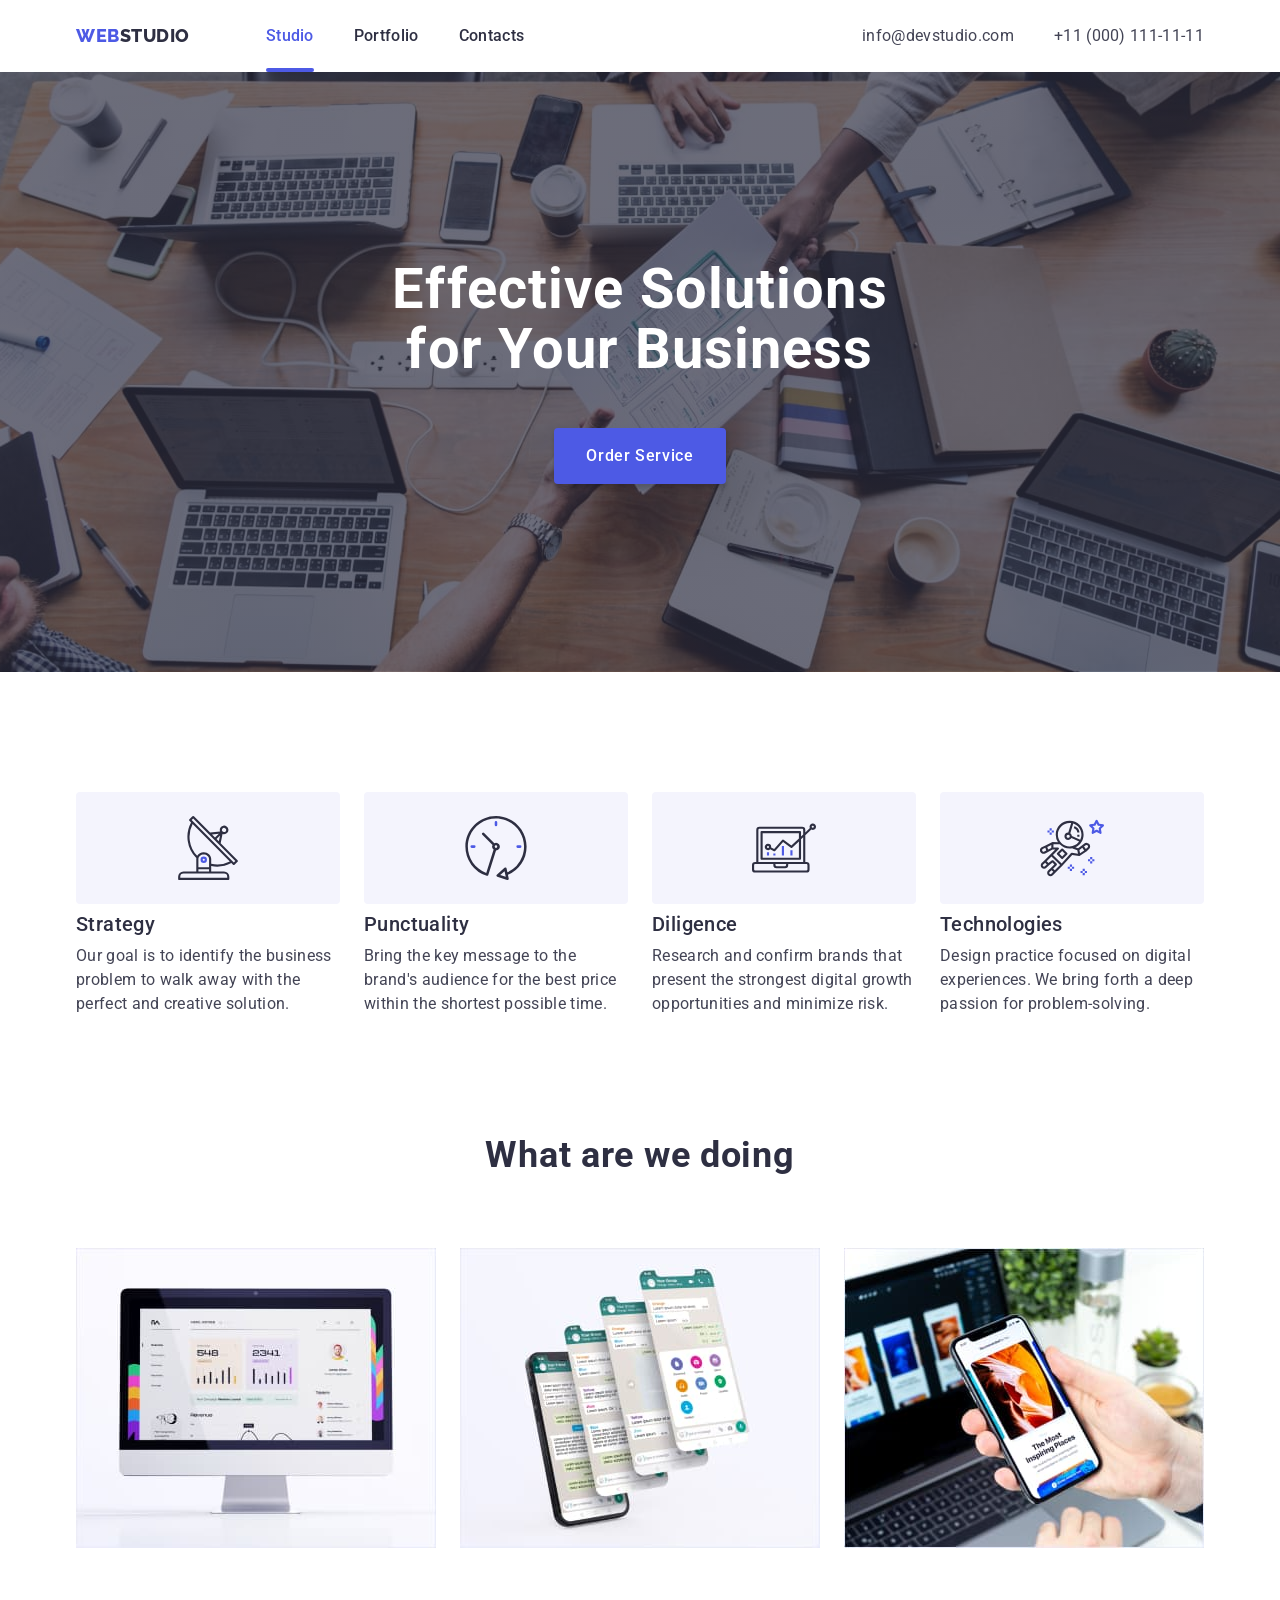
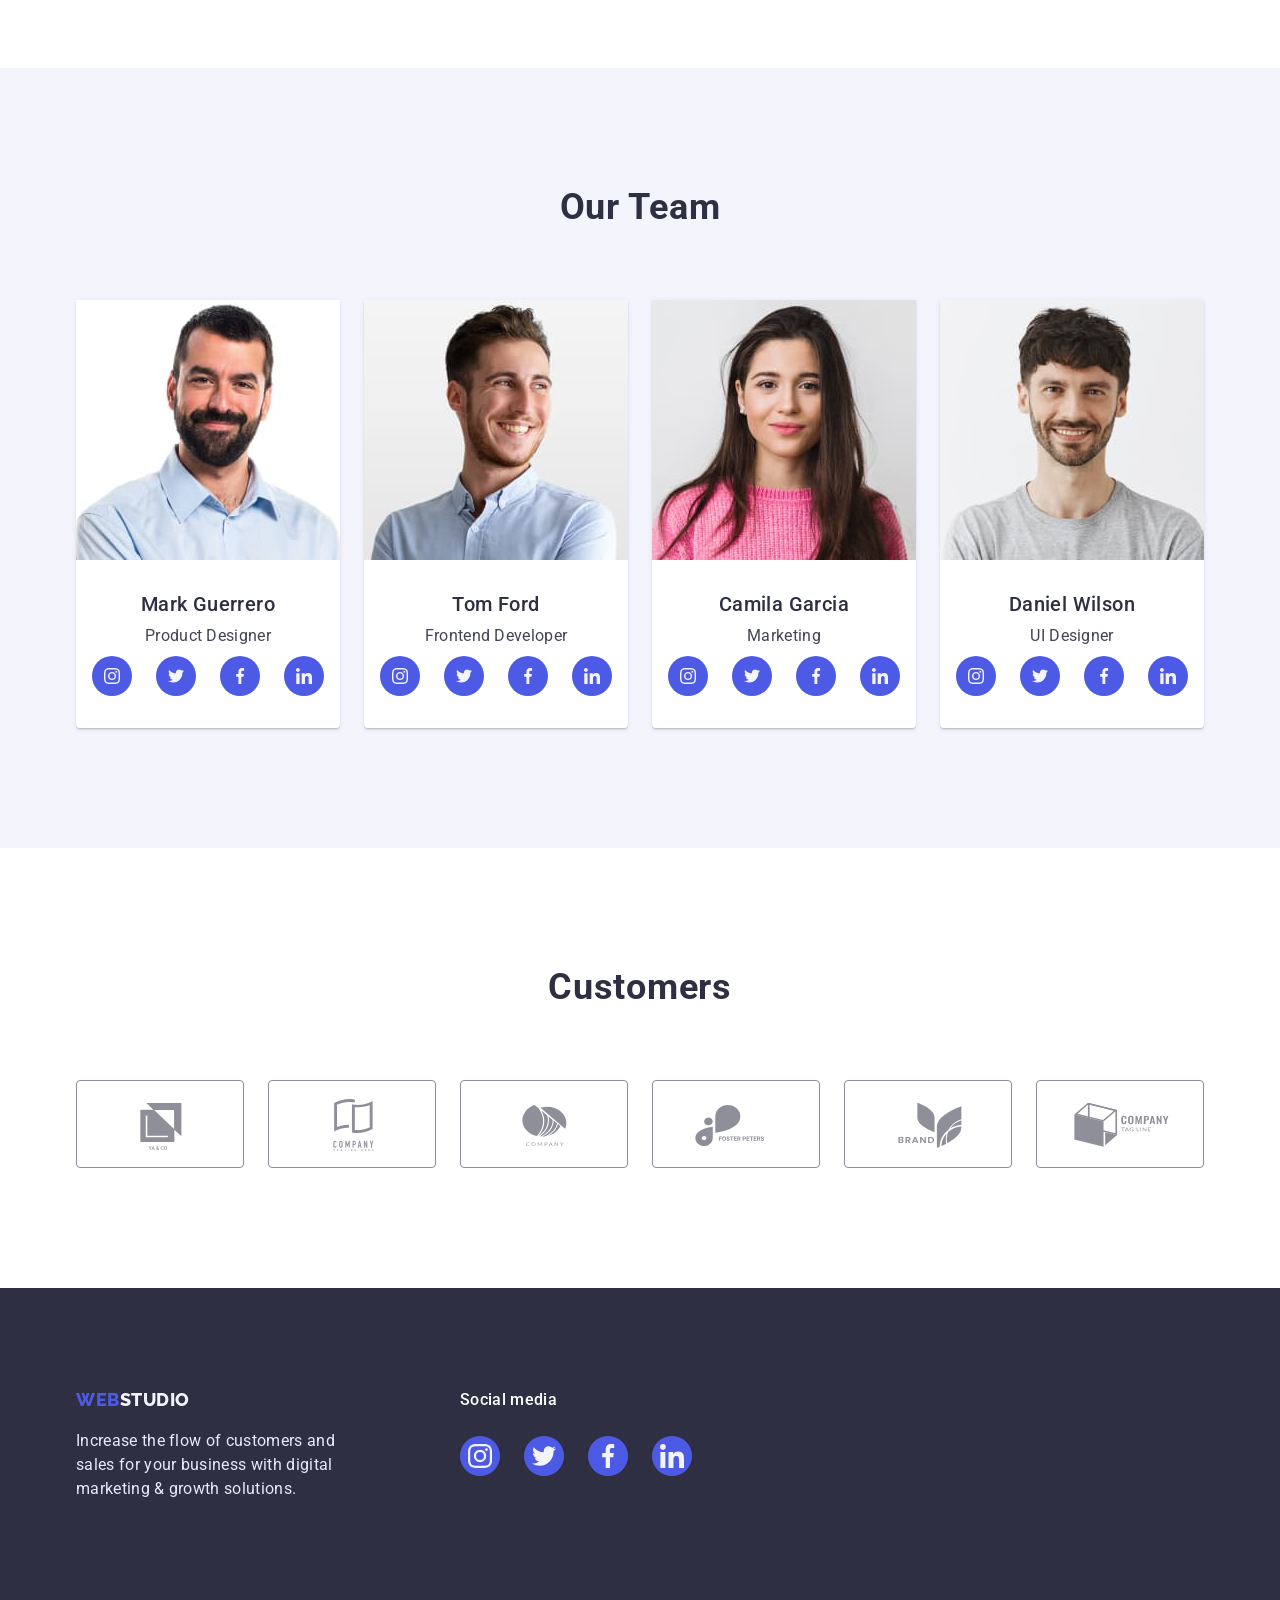
<file: index.html>
<!DOCTYPE html>
<html lang="en">
<head>
    <meta charset="UTF-8">
    <meta http-equiv="X-UA-Compatible" content="IE=edge">
    <meta name="viewport" content="width=device-width, initial-scale=1.0">
    <title>WebStudio</title>
    <link rel="preconnect" href="https://fonts.googleapis.com">
    <link rel="preconnect" href="https://fonts.gstatic.com" crossorigin>
    <link
        href="https://fonts.googleapis.com/css2?family=Raleway:wght@800&family=Roboto:wght@400;500;700;900&display=swap"
        rel="stylesheet">
    <link rel="stylesheet" href="https://cdnjs.cloudflare.com/ajax/libs/modern-normalize/1.1.0/modern-normalize.min.css"
        integrity="sha512-wpPYUAdjBVSE4KJnH1VR1HeZfpl1ub8YT/NKx4PuQ5NmX2tKuGu6U/JRp5y+Y8XG2tV+wKQpNHVUX03MfMFn9Q=="
        crossorigin="anonymous" referrerpolicy="no-referrer" />

    <link rel="stylesheet" href="./css/styles.css">
</head>
<body>
<!-- Header -->
    <header>
        <div class="container">
            <div class="header-container">
                
            <nav class="header-nav">
                <a class="logo-web" href="./index.html" >Web<span class="logo-dark">studio</span></a>
                <ul class="header-link">
                    <li class="header-menu"> <a class="nav-link current" href="./index.html">Studio</a></li>
                    <li class="header-menu"> <a class="nav-link" href="./portfolio.html">Portfolio</a></li>
                    <li class="header-menu"> <a class="nav-link" href="">Contacts</a></li>
                </ul>
            </nav>
            <address>
                <ul class="address-link">
                    <li>    <a class="address-menu" href="mailto:info@devstudio.com">info@devstudio.com</a></li>
                    <li>    <a class="address-menu" href="tel:+110001111111">+11 (000) 111-11-11</a></li>
                </ul>
            </address>
            </div>
        </div>
    </header>
    <main>
<!-- hero section -->
        <section class="hero-section">
            <div class="container">
                <div class="hero-wrapper"> 
                    <h1 class="hero-title">Effective Solutions for Your Business</h1>
                    <button class="hero-button" type="button" data-modal-open>Order Service</button>
                </div>
            </div>
        </section>
<!-- feature section -->
        <section class="features-section">
            <div class="container">
            <h2 hidden>features</h2>
            <ul class="features-list">
                <li class="features-item">
                    <div class="features-icons">
                    <svg class="features-icon">
                        <use href="./images/icons.svg#icon-antenna"></use>
                    </svg>
                    </div>
                    <h3 class="slogan-title">Strategy</h3>
                        <p>Our goal is to identify the business
                            problem to walk away with the perfect and creative solution.  </p>
                </li>
                <li class="features-item">
                    <div class="features-icons">
                    <svg class="features-icon">
                        <use href="./images/icons.svg#icon-clock"></use>
                    </svg>
                    </div>
                    <h3 class="slogan-title">Punctuality</h3>
                        <p>Bring the key message to the brand's audience for the best price within the shortest possible time. </p>
                </li>
                <li class="features-item">
                    <div class="features-icons">
                    <svg class="features-icon">
                        <use href="./images/icons.svg#icon-diagram"></use>
                    </svg>
                    </div>
                    <h3 class="slogan-title">Diligence</h3>
                        <p>Research and confirm brands that present the strongest digital growth opportunities and minimize risk. </p>
                </li>
                <li class="features-item">
                    <div class="features-icons">
                    <svg class="features-icon">
                        <use href="./images/icons.svg#icon-astronaut"></use>
                    </svg>
                    </div>
                    <h3 class="slogan-title">Technologies</h3>
                        <p>Design practice focused on digital experiences. We bring forth a deep passion for problem-solving. </p>
                </li>
            </ul>
            </div>
        </section>
<!-- job description -->
        <section class="description-section">
            <div class="container">
                <h2 class="secondary-title">What are we doing</h2>
                <ul class="description-list">
                    <li class="description-item"><img 
                            src="./images/img-comp.jpg" 
                            alt="monitor"
                            width="360"
                            height="300">
                    </li>
                    <li class="description-item">
                        <img src="./images/img-mob-soft.jpg" 
                            alt="mobile soft"
                            width="360"
                            height="300">
                    </li>
                    <li class="description-item">
                    <img src="./images/img-mob.jpg" 
                            alt="mobile phone"
                            width="360"
                            height="300">
                    </li>
                </ul>
            </div>
        </section>
<!-- section Team -->
        <section class="section-team">
            <div class="container">
            <h2 class="team-title">Our Team</h2>
                <ul class="team-link">
                    <li class="team-item">
                        <img src="./images/product-designer.jpg" alt="product designer photo" width="264" height="260">
                        <div class="team-text">
                            <h3 class="team-names">Mark Guerrero</h3>
                            <p>Product Designer</p>
                            <ul class="social-list">
                                <li class="social-item"><a class="social-link" href="#"><svg class="social-icon">
                                            <use href="./images/icons.svg#icon-instagram"></use>
                                        </svg></a></li>
                                <li class="social-item"><a class="social-link" href="#"><svg class="social-icon">
                                            <use href="./images/icons.svg#icon-twitter"></use>
                                        </svg></a></li>
                                <li class="social-item"><a class="social-link" href="#"><svg class="social-icon">
                                            <use href="./images/icons.svg#icon-facebook"></use>
                                        </svg></a></li>
                                <li class="social-item"><a class="social-link" href="#"><svg class="social-icon">
                                            <use href="./images/icons.svg#icon-linkedin"></use>
                                        </svg></a></li>
                            </ul>
                        </div>
                    </li>
                    <li class="team-item">
                        <img src="./images/frontend-developer.jpg" alt="frontend developer photo" width="264" height="260">
                        <div class="team-text">
                            <h3 class="team-names">Tom Ford</h3>
                            <p>Frontend Developer</p>
                            <ul class="social-list">
                                <li class="social-item"><a class="social-link" href="#"><svg class="social-icon">
                                            <use href="./images/icons.svg#icon-instagram"></use>
                                        </svg></a></li>
                                <li class="social-item"><a class="social-link" href="#"><svg class="social-icon">
                                            <use href="./images/icons.svg#icon-twitter"></use>
                                        </svg></a></li>
                                <li class="social-item"><a class="social-link" href="#"><svg class="social-icon">
                                            <use href="./images/icons.svg#icon-facebook"></use>
                                        </svg></a></li>
                                <li class="social-item"><a class="social-link" href="#"><svg class="social-icon">
                                            <use href="./images/icons.svg#icon-linkedin"></use>
                                        </svg></a></li>
                            </ul>  
                        </div>
                    </li>
                    <li class="team-item">
                        <img src="./images/marketing.jpg" alt="marketing photo" width="264" height="260">
                        <div class="team-text">
                            <h3 class="team-names">Camila Garcia</h3>
                            <p>Marketing</p>
                            <ul class="social-list">
                                <li class="social-item"><a class="social-link" href="#"><svg class="social-icon">
                                            <use href="./images/icons.svg#icon-instagram"></use>
                                        </svg></a></li>
                                <li class="social-item"><a class="social-link" href="#"><svg class="social-icon">
                                            <use href="./images/icons.svg#icon-twitter"></use>
                                        </svg></a></li>
                                <li class="social-item"><a class="social-link" href="#"><svg class="social-icon">
                                            <use href="./images/icons.svg#icon-facebook"></use>
                                        </svg></a></li>
                                <li class="social-item"><a class="social-link" href="#"><svg class="social-icon">
                                            <use href="./images/icons.svg#icon-linkedin"></use>
                                        </svg></a></li>
                            </ul>
                        </div>
                    </li>
                    <li class="team-item">
                        <img src="./images/ul-designer.jpg" alt="Designer photo" width="264" height="260">
                        <div class="team-text">
                            <h3 class="team-names">Daniel Wilson</h3>
                            <p>UI Designer</p>
                            <ul class="social-list">
                                <li class="social-item"><a class="social-link" href="#"><svg class="social-icon">
                                            <use href="./images/icons.svg#icon-instagram"></use>
                                        </svg></a></li>
                                <li class="social-item"><a class="social-link" href="#"><svg class="social-icon">
                                            <use href="./images/icons.svg#icon-twitter"></use>
                                        </svg></a></li>
                                <li class="social-item"><a class="social-link" href="#"><svg class="social-icon">
                                            <use href="./images/icons.svg#icon-facebook"></use>
                                        </svg></a></li>
                                <li class="social-item"><a class="social-link" href="#"><svg class="social-icon">
                                            <use href="./images/icons.svg#icon-linkedin"></use>
                                        </svg></a></li>
                            </ul>  
                        </div>
                    </li>
                </ul>  
                </div>
        </section>
        <section class="section-client">
            <div class="container">
            <h2 class="client-title">Customers</h2>
                <ul class="client-list">
                    <li class="client-link"><a class="client-icon" href="#"><svg class="client-icons">
                                                <use href="./images/icons.svg#icon-logo-one"></use>
                                            </svg></a></li>
                    <li class="client-link"><a class="client-icon" href="#"><svg class="client-icons">
                                                <use href="./images/icons.svg#icon-logo-two"></use>
                                            </svg></a></li>
                    <li class="client-link"><a class="client-icon" href="#"><svg class="client-icons">
                                                <use href="./images/icons.svg#icon-logo-three"></use>
                                            </svg></a></li>
                    <li class="client-link"><a class="client-icon" href="#"><svg class="client-icons">
                                                <use href="./images/icons.svg#icon-logo-four"></use>
                                            </svg></a></li>
                    <li class="client-link"><a class="client-icon" href="#"><svg class="client-icons">
                                                <use href="./images/icons.svg#icon-logo-five"></use>
                                            </svg></a></li>
                    <li class="client-link"><a class="client-icon" href="#"><svg class="client-icons">
                                                <use href="./images/icons.svg#icon-logo-six"></use>
                                            </svg></a></li>
                </ul>
            </div>
        </section>
    </main>
<!-- footer -->
    <footer class="footer-back">
        <div class="container footer-container">
            <div class="footer-item">
                <a class="logo-web" href="./index.html">Web<span class="logo-light">studio</span></a>
                <p class="footer-text">Increase the flow of customers and sales for your business with digital marketing & growth solutions.</p>
            </div>
            <div class="social-footer">
                <h2 class="social-footer-title">Social media</h2>
                    <ul class="social-list">
                        <li class="social-item-footer"><a class="social-link-footer" href="#"><svg class="social-icon-footer">
                                    <use href="./images/icons.svg#icon-instagram"></use>
                                </svg></a></li>
                        <li class="social-item-footer"><a class="social-link-footer" href="#"><svg class="social-icon-footer">
                                    <use href="./images/icons.svg#icon-twitter"></use>
                                 </svg></a></li>
                        <li class="social-item-footer"><a class="social-link-footer" href="#"><svg class="social-icon-footer">
                                       <use href="./images/icons.svg#icon-facebook"></use>
                                  </svg></a></li>
                         <li class="social-item-footer"><a class="social-link-footer" href="#"><svg class="social-icon-footer">
                                    <use href="./images/icons.svg#icon-linkedin"></use>
                                </svg></a></li>
                     </ul>
            </div>
        </div>
    </footer>
    <!-- modal-window -->
    <div class="backdrop is-hidden" data-modal>
        <div class="modal">
            <button class="modal-close" type="button" data-modal-close><svg class="close">
                <use href="./images/icons.svg#icon-close"></use>
            </svg></button>
        </div>
    </div>

    <script src="./js/modal.js"></script>
</body>
</html>
</file>
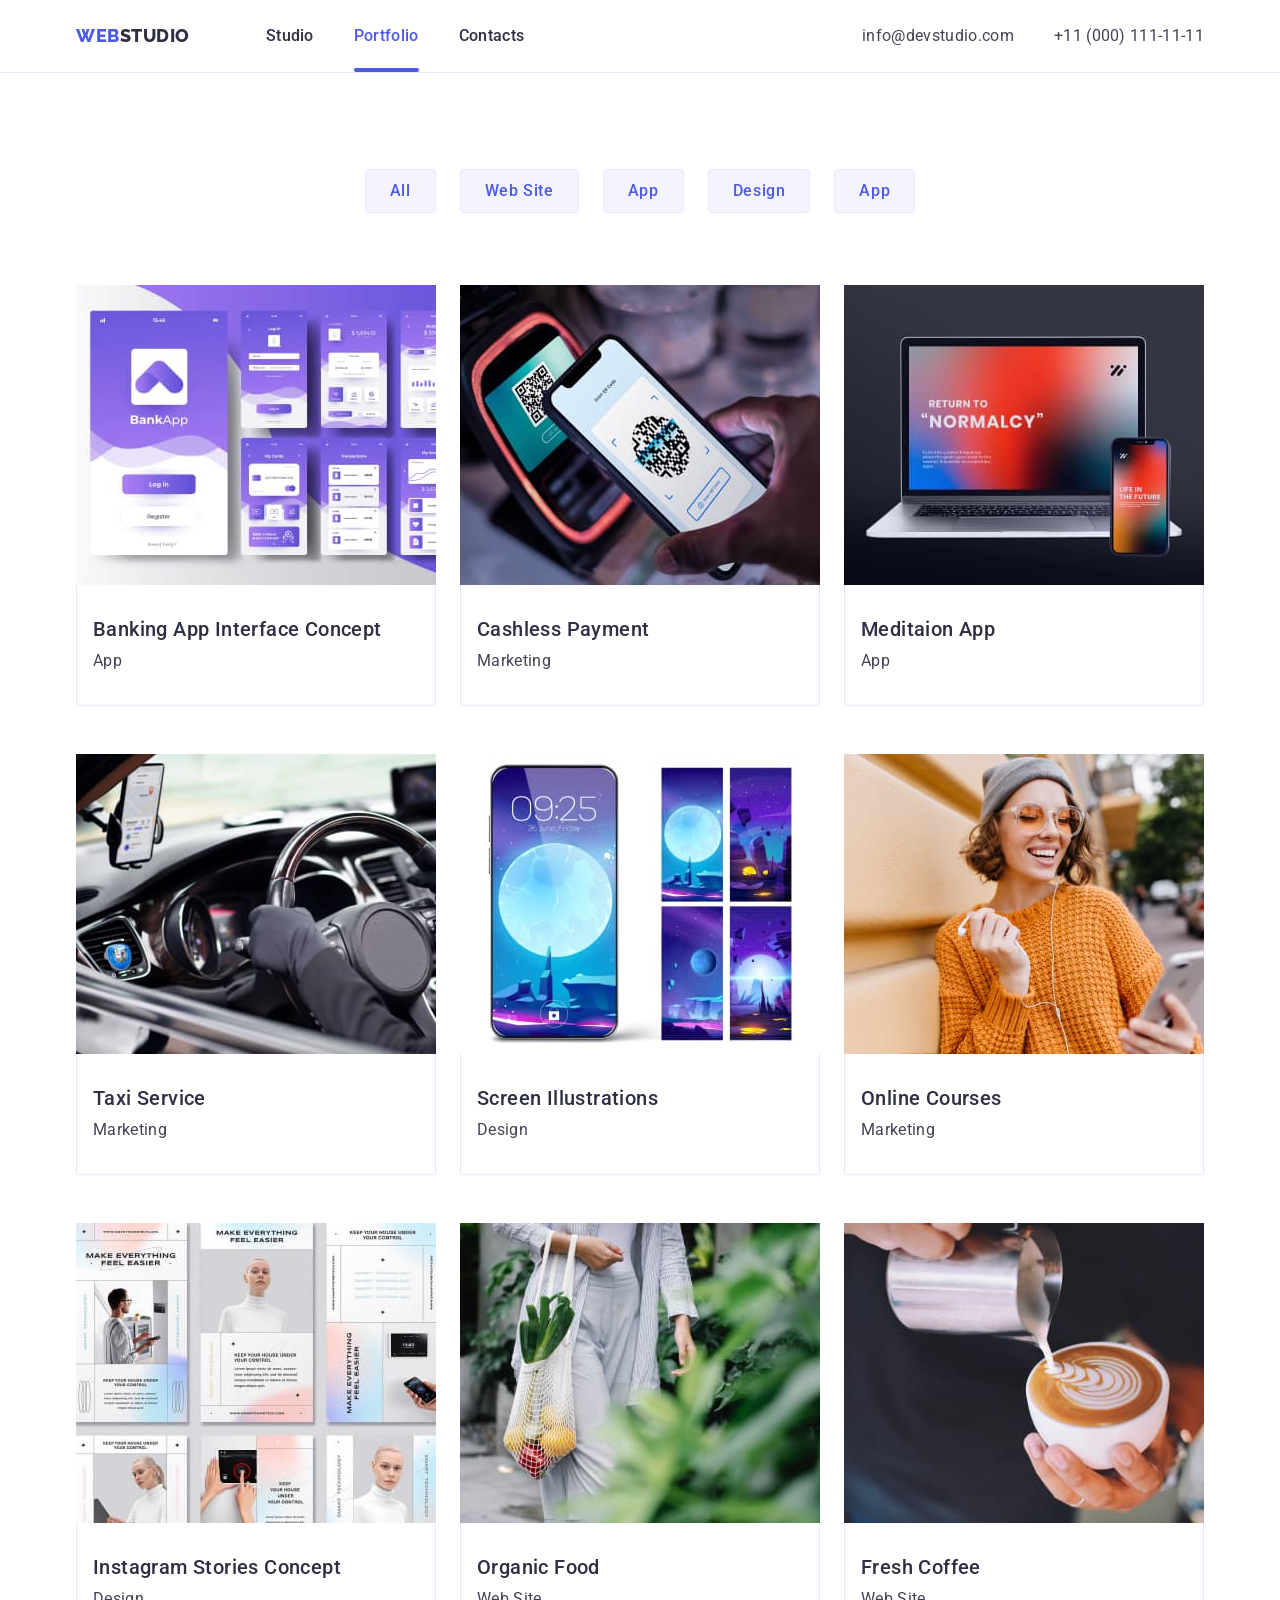
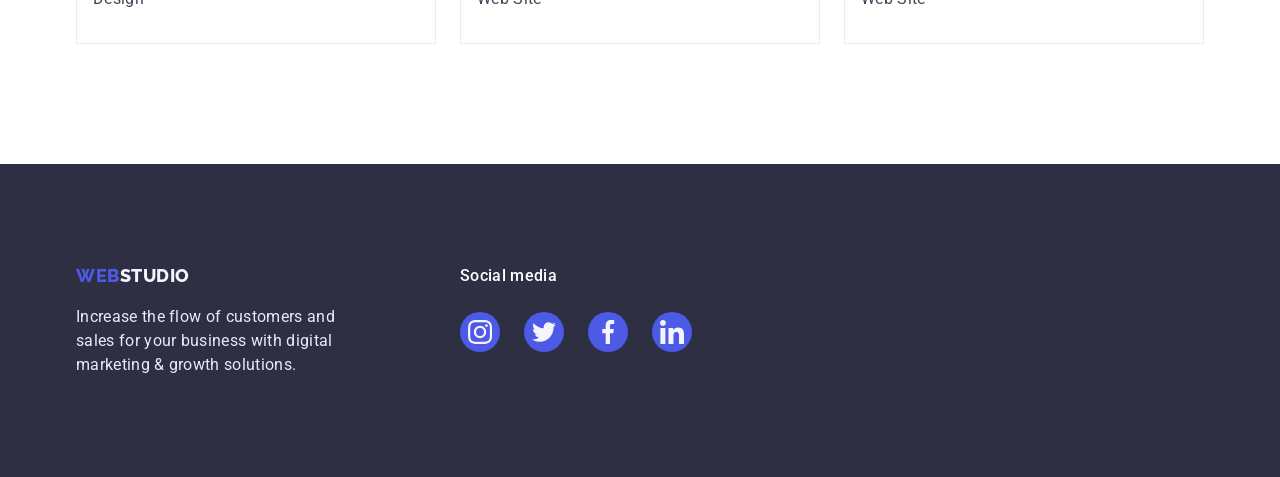
<file: portfolio.html>
<!DOCTYPE html>
<html lang="en">
<head>
    <meta charset="UTF-8">
    <meta http-equiv="X-UA-Compatible" content="IE=edge">
    <meta name="viewport" content="width=device-width, initial-scale=1.0">
    <title>WebStudio</title>
    <link rel="preconnect" href="https://fonts.googleapis.com">
    <link rel="preconnect" href="https://fonts.gstatic.com" crossorigin>
    <link href="https://fonts.googleapis.com/css2?family=Raleway:wght@800&family=Roboto:wght@400;500;700;900&display=swap"
        rel="stylesheet">
    <link rel="stylesheet" href="https://cdnjs.cloudflare.com/ajax/libs/modern-normalize/1.1.0/modern-normalize.min.css"
        integrity="sha512-wpPYUAdjBVSE4KJnH1VR1HeZfpl1ub8YT/NKx4PuQ5NmX2tKuGu6U/JRp5y+Y8XG2tV+wKQpNHVUX03MfMFn9Q=="
        crossorigin="anonymous" referrerpolicy="no-referrer" />

    <link rel="stylesheet" href="./css/styles.css">
</head>
<body>
    <header class="header">
        <div class="container">
            <div class="header-container">
                <nav class="header-nav">
                    <a class="logo-web" href="./index.html">Web<span class="logo-dark">studio</span></a>
                    <ul class="header-link">
                        <li class="header-menu"> <a class="nav-link" href="./index.html">Studio</a></li>
                        <li class="header-menu"> <a class="nav-link current" href="./portfolio.html">Portfolio</a></li>
                        <li class="header-menu"> <a class="nav-link" href="">Contacts</a></li>
                    </ul>
                </nav>
                <address>
                    <ul class="address-link">
                        <li> <a class="address-menu" href="mailto:info@devstudio.com">info@devstudio.com</a></li>
                        <li> <a class="address-menu" href="tel:+110001111111">+11 (000) 111-11-11</a></li>
                    </ul>
                </address>
            </div>
        </div>
    </header>
    <main>
    <!-- portfolio section -->
        <section class="section-portfolio">
            <div class="container nav-portfolio">
                <h1 hidden>features</h1>
                <ul class="nav-button">
                    <li><button class="filter-button" type="button">All</button></li>
                    <li><button class="filter-button" type="button">Web Site</button></li>
                    <li><button class="filter-button" type="button">App</button></li>
                    <li><button class="filter-button" type="button">Design</button></li>
                    <li><button class="filter-button" type="button">App</button></li>
                </ul>
            </div>
            <div class="container cards">
                <ul class="cards-item">
                    <li class="card">
                        <a class="link-portfolio" href="#">
                            <div class="cards-description">
                                <img src="./images/app-interface.jpg" alt="mobile interface" width="360" height="300">
                            <div class="cards-overlay">    
                                <p>14 Stylish and User-Friendly App Design Concepts · Task Manager App · Calorie Tracker App · Exotic Fruit Ecommerce App · Cloud Storage App</p>
                            </div>
                            </div>
                            <div class="cards-text">
                                <h2 class="filter-title">Banking App Interface Concept</h2>
                                <p class="text-portfolio">App</p>
                            </div>
                        </a>
                    </li>
                    <li class="card">
                        <a class="link-portfolio" href="#">
                        <div class="cards-description">
                        <img src="./images/cashless-payment.jpg" alt="mobile app" width="360" height="300">
                            <div class="cards-overlay">
                                <p>14 Stylish and User-Friendly App Design Concepts · Task Manager App · Calorie Tracker App · Exotic Fruit Ecommerce App · Cloud Storage App</p>
                            </div>
                        </div>
                        <div class="cards-text">
                        <h2 class="filter-title">Cashless Payment</h2>
                        <p class="text-portfolio">Marketing</p>
                        </div>
                        </a>
                    </li>
                    <li class="card">
                        <a class="link-portfolio" href="#">
                        <div class="cards-description">
                        <img src="./images/laptop.jpg" alt="laptop" width="360" height="300">
                            <div class="cards-overlay">    
                                <p>14 Stylish and User-Friendly App Design Concepts · Task Manager App · Calorie Tracker App · Exotic Fruit Ecommerce App · Cloud Storage App</p>
                            </div>
                        </div>
                        <div class="cards-text">
                        <h2 class="filter-title">Meditaion App</h2>
                        <p class="text-portfolio">App</p>
                        </div>
                        </a>
                    </li>
                    <li class="card">
                        <a class="link-portfolio" href="#">
                        <div class="cards-description">
                        <img src="./images/driver.jpg" alt="driver" width="360" height="300">
                            <div class="cards-overlay">    
                                <p>14 Stylish and User-Friendly App Design Concepts · Task Manager App · Calorie Tracker App · Exotic Fruit Ecommerce App · Cloud Storage App</p>
                            </div>
                        </div>
                        <div class="cards-text">
                        <h2 class="filter-title">Taxi Service</h2>
                        <p class="text-portfolio">Marketing</p>
                        </div>
                        </a>
                    </li>
                    <li class="card">
                        <a class="link-portfolio" href="#">
                        <div class="cards-description">
                        <img src="./images/mobile-screen.jpg" alt="mobile screen" width="360" height="300">
                            <div class="cards-overlay">
                                <p>14 Stylish and User-Friendly App Design Concepts · Task Manager App · Calorie Tracker App · Exotic Fruit Ecommerce App · Cloud Storage App</p>
                            </div>
                        </div>
                        <div class="cards-text">
                        <h2 class="filter-title">Screen Illustrations</h2>
                        <p class="text-portfolio">Design</p>
                        </div>
                        </a>
                    </li>
                    <li class="card">
                        <a class="link-portfolio" href="#">
                        <div class="cards-description">
                        <img src="./images/gerl.jpg" alt="girl in orange sweater" width="360" height="300">
                            <div class="cards-overlay">    
                                <p>14 Stylish and User-Friendly App Design Concepts · Task Manager App · Calorie Tracker App · Exotic Fruit Ecommerce App · Cloud Storage App</p>
                            </div>
                        </div>
                        <div class="cards-text">
                        <h2 class="filter-title">Online Courses</h2>
                        <p class="text-portfolio">Marketing</p>
                        </div>
                        </a>
                    </li>
                    <li class="card">
                        <a class="link-portfolio" href="#">
                        <div class="cards-description">
                        <img src="./images/instagram-stories.jpg" alt="instagram page" width="360" height="300">
                            <div class="cards-overlay">
                                <p>14 Stylish and User-Friendly App Design Concepts · Task Manager App · Calorie Tracker App · Exotic Fruit Ecommerce App · Cloud Storage App</p>
                            </div>
                        </div>
                        <div class="cards-text">
                        <h2 class="filter-title">Instagram Stories Concept</h2>
                        <p class="text-portfolio">Design</p>
                        </div>
                        </a>
                    </li>
                    <li class="card">
                        <a class="link-portfolio" href="#">
                        <div class="cards-description">
                        <img src="./images/vegetables.jpg" alt="vegetables" width="360" height="300">
                            <div class="cards-overlay">
                                <p>14 Stylish and User-Friendly App Design Concepts · Task Manager App · Calorie Tracker App · Exotic Fruit Ecommerce App · Cloud Storage App</p>
                            </div>
                        </div>
                        <div class="cards-text">
                        <h2 class="filter-title">Organic Food</h2>
                        <p class="text-portfolio">Web Site</p>
                        </div>
                        </a>
                    </li>
                    <li class="card">
                        <a class="link-portfolio" href="#">
                        <div class="cards-description">
                        <img src="./images/cup-of-coffee.jpg" alt="cup of coffee" width="360" height="300">
                            <div class="cards-overlay">
                                <p>14 Stylish and User-Friendly App Design Concepts · Task Manager App · Calorie Tracker App · Exotic Fruit Ecommerce App · Cloud Storage App</p>
                            </div>
                        </div>
                        <div class="cards-text">
                        <h2 class="filter-title">Fresh Coffee</h2>
                        <p class="text-portfolio">Web Site</p>
                        </div>
                        </a>
                    </li>
                </ul>
            </div>
        </section>
    </main>
    <footer class="footer-back">
        <div class="container footer-container">
            <div class="footer-item">
                <a class="logo-web" href="./index.html">Web<span class="logo-light">studio</span></a>
                <p class="footer-text">Increase the flow of customers and sales for your business with digital marketing &
                    growth solutions.</p>
            </div>
            <div class="social-footer">
                <h2 class="social-footer-title">Social media</h2>
                <ul class="social-list">
                    <li class="social-item-footer"><a class="social-link-footer" href="#"><svg class="social-icon-footer">
                                <use href="./images/icons.svg#icon-instagram"></use>
                            </svg></a></li>
                    <li class="social-item-footer"><a class="social-link-footer" href="#"><svg class="social-icon-footer">
                                <use href="./images/icons.svg#icon-twitter"></use>
                            </svg></a></li>
                    <li class="social-item-footer"><a class="social-link-footer" href="#"><svg class="social-icon-footer">
                                <use href="./images/icons.svg#icon-facebook"></use>
                            </svg></a></li>
                    <li class="social-item-footer"><a class="social-link-footer" href="#"><svg class="social-icon-footer">
                                <use href="./images/icons.svg#icon-linkedin"></use>
                            </svg></a></li>
                </ul>
            </div>
        </div>
    </footer>
</body>
</html>
</file>
<file: css/styles.css>
:root {
        --color-primary: #434455;
        --color-secondary: #E7E9FC;
        --color-dark-bg: #2E2F42;
        --color-brand: #4D5AE5;
        --color-light: #fff;
        --color-light-bg: #F4F4FD;
        --color-bg-button: #404BBF;
        --transition: 250ms cubic-bezier(0.4, 0, 0.2, 1);
}
p,
h1,
h2,
h3,
h4,
h5,
h6 {
        margin-top: 0;
        margin-bottom: 0;
}
ul {
        list-style: none;
        margin: 0;
        padding-left: 0;
}
img {
        display: block;
        max-width: 100%;
        height: auto;}
body {
        color: var(--color-primary);
        font-family: 'Roboto', sans-serif;
        font-weight: 400;
        line-height: 1.5;
        font-size: 16px;
        letter-spacing: 0.02em;
}
.header {
        border-bottom: 1px solid #E7E9FC;
}
.container {
        
        max-width: 1158px;
        margin: 0 auto;
        padding: 0 15px;
}
.header-container {
        display: flex;
        align-items: center;
        height: 72px;
        width: 100%;       
}
.header-nav {
        display: flex;
        align-items: center;
        flex-grow: 1;
        gap: 76px;
}
.header-link {
        list-style-type: none;
        display: flex;
        flex-direction: row;
        align-items: flex-start;
        gap: 40px;

}
.header-menu {
        display: flex;
}

/* Логотип */
.logo-web {
        color: var(--color-brand);
        font-family: 'Raleway',sans-serif;
        font-weight: 800;
        font-size: 18px;
        line-height: 1.33;
        letter-spacing: 0.03em;
        text-transform: uppercase;
        text-decoration: none;
        padding-top: 20px;
        padding-bottom: 20px;
}
.logo-dark {
        font-family: 'Raleway',sans-serif;
        font-weight: 800;
        font-size: 18px;
        line-height: 1.33;
        letter-spacing: 0.03em;
        text-transform: uppercase;
        color: var(--color-dark-bg);
}
.logo-light {
        color: var(--color-light-bg);
        font-family:'Raleway',sans-serif;
        font-weight: 800;
        font-size: 18px;
        line-height: 1.16;
        letter-spacing: 0.03em;
        text-transform: uppercase;
}
/* шапка */
.nav-link {
        position: relative;
        text-decoration: none;
        color: var(--color-dark-bg);
        font-size: 16px;
        font-weight: 500;
        line-height: 1.5;
        letter-spacing: 0.02em;
        padding: 24px 0;
        transition-property: color;
        transition-duration: 250ms;
        transition-timing-function: var(--transition)
        }
.nav-link.current {
                color: var(--color-brand);
        }
.nav-link.current::after {
        position: absolute;
        content: '';
        left: 0;
        width: 100%;
        height: 4px;
        border-radius: 2px;
        background-color: currentColor;
        bottom: 0;
}
.nav-link:hover,
.nav-link:focus {
        color: var(--color-bg-button);
}
.address-link {
        list-style-type: none;
        display: flex;
        align-items: center;
        gap: 40px;
}
.address-menu {
        color: var(--color-primary);
        text-decoration: none;
        font-size: 16px;
        line-height: 1.5;
        font-style: normal;
        letter-spacing: 0.02em;
        transition-property: color;
        transition-duration: 250ms;
        transition-timing-function: var(--transition)
}
.address-menu:hover,
.address-menu:focus {
        color: var(--color-bg-button);
}
/* секция герой */
.hero-section {
        background-color: var(--color-dark-bg);
        padding: 188px 0;
        background-image: linear-gradient(rgba(46, 47, 66, 0.7), rgba(46, 47, 66, 0.7)), url('../images/people-office.jpg');
        background-repeat: no-repeat;
        background-position: center;
        background-size: cover;  
        max-width: 1440px;
        margin: 0 auto;
}
.hero-wrapper {
        display: flex;
        align-items: center;
        justify-content: center;
        flex-direction: column;
        gap: 48px;      
}
.hero-title {
        color: var(--color-light);
        font-weight: 700;
        font-size: 56px;
        line-height: 1.07;
        letter-spacing: 0.02em;
        max-width: 496px;
        text-align: center;   
}
.hero-button {
        color: var(--color-light);
        border: none;
        font-size: 16px;
        font-weight: 500;
        font-family: 'Roboto',sans-serif;
        line-height: 1.5;
        letter-spacing: 0.04em;
        background-color: var(--color-brand);
        box-shadow: 0px 4px 4px rgba(0, 0, 0, 0.15);
        border-radius: 4px;
        cursor: pointer;
        display: flex;
        flex-direction: row;
        align-items: flex-start;
        padding: 16px 32px;
        gap: 10px;
        border-color: var(--color-brand);
        transition-property: background-color;
        transition-duration: 250ms;
        transition-timing-function: var(--transition)
}
.hero-button:hover,
.hero-button:focus{
        background-color: var(--color-bg-button);
}
/* секция слогон! */
.features-section {
        padding: 120px 0;
}
.features-list {
        display: flex;
        align-items: flex-start;
        margin: 0;
        padding: 0;
        justify-content: space-between;
        gap: 24px;
}
.features-icons {
        display: flex;
        align-items: center;
        width: 100%;
                height: 100%;
        padding: 24px 100px;
        background-color: var(--color-light-bg);
        border-radius: 4px;
        fill: var(--color-dark-bg);
        margin-bottom: 8px;        
}
.features-icon {
        width: 64px;
        height: 64px;
}
.features-item {
        width: calc(100% / 3 - 72px);
        
}
.description-list{
        display: flex;
        align-items: flex-start;
        margin: 0;
        padding: 0;
        justify-content: space-between;
        flex-grow: 1;
}
.description-section {
        padding-bottom: 120px;
}
.slogan-title {
        color: var(--color-dark-bg);
        letter-spacing: 0.02em;
        font-weight: 500;
        font-size: 20px;
        line-height: 1.2;
        margin-bottom: 8px;
}

/* секция чем занимаются */
.secondary-title {
        color: var(--color-dark-bg);
        font-weight: 700;
        font-size: 36px;
        line-height: 1.11;
        letter-spacing: 0.02em;
        text-align: center;
        margin-bottom: 72px;
}

/* секция команда */
.section-team {
        background:var(--color-light-bg);
        padding: 120px 0;
}
.team-title {
        color: var(--color-dark-bg);
        font-weight: 700;
        font-size: 36px;
        line-height: 1.11;
        letter-spacing: 0.02em;
        text-align: center;
        margin-bottom: 72px;
}
.team-link {
        display: flex;
        gap: 24px;
        margin: 0;
        padding-left: 0;
        
}
.team-item {
        text-align: center;
        flex-basis: calc((100%/4)-72px);
        background: var(--color-light);
        box-shadow: 0px 1px 6px rgba(46, 47, 66, 0.08), 0px 1px 1px rgba(46, 47, 66, 0.16), 0px 2px 1px rgba(46, 47, 66, 0.08);
        border-radius: 0px 0px 4px 4px;   
}
.team-names {
        color: var(--color-dark-bg);
        font-weight: 500;
        font-size: 20px;
        line-height: 1.2;
        letter-spacing: 0.02em;
        padding-bottom: 8px;
}
.team-text {
        padding: 32px 0;
}
/* секция клиенты */
.client-title {
        color: var(--color-dark-bg);
        font-weight: 700;
        font-size: 36px;
        line-height: 1.11;
        letter-spacing: 0.02em;
        text-align: center;
        margin-bottom: 72px;}
.section-client {
        padding: 120px 0;
}
.client-list{
        display: flex;
        gap: 24px;
        justify-content: center;
}
/* .client-link {
        
} */
.client-icon {
        display: flex;
        width: 168px;
        height: 88px;
        color: #8E8F99;
        border: 1px solid #8E8F99;
        border-radius: 4px;
        flex-direction: row;
        align-items: center;
        justify-content: center;
        border-color: currentColor;
        transition-property: color, border-color;
        transition-duration: 250ms;
        transition-timing-function: var(--transition)
}

.client-icons {
        display: inline-block;
        width: 104px;
        height: 56px;
        fill: currentColor;
}

.client-icon:hover,
.client-icon:focus{
        color: var(--color-bg-button);
        border-color: var(--color-bg-button);
}


/* подвал */
.footer-container {
        display: flex;
        gap: 120px;
}
.footer-item {
        width: 264px;

}
.footer-back {
        background: var(--color-dark-bg);
        padding: 100px 0;
}
.footer-text {
        color: var(--color-secondary);
        margin-top: 16px;
}
.social-footer {
        display: flex;  
        flex-direction: column;   
        gap: 16px;
}
.social-footer-title {
        font-family: 'Roboto', sans-serif;
        font-style: normal;
        font-weight: 500;
        font-size: 16px;
        line-height: 1.5;
        letter-spacing: 0.02em;
        color: var(--color-light);
}
.social-icon-footer {
        width: 24px;
        height: 24px;
}
.social-item-footer{
        width: 40px;
        height: 40px;
}
.social-link-footer{
        display: flex;
        align-items: center;
        justify-content: center;
        width: 100%;
        height: 100%;
        fill: var(--color-light-bg);
        border-radius: 50%;
        background: var(--color-brand);
        transition-property: background-color;
        transition-duration: 250ms;
        transition-timing-function: var(--transition)
}
.social-link-footer:hover,
.social-link-footer:focus {
        background-color: #31D0AA;
}
/* секция фильтр */
.nav-portfolio {
        display: flex;
        justify-content: center;
        gap: 24px;
        margin-bottom: 72px;
}
.nav-button {
        display: flex;
        gap: 24px;
        
}
.filter-button {
        color: var(--color-brand);
        font-weight: 500;  
        font-size: 16px;
        font-family: 'Roboto', sans-serif;
        letter-spacing: 0.04em;
        background: var(--color-light-bg);
        border: 1px solid var(--color-secondary);
        border-radius: 4px;
        cursor: pointer;
        padding: 12px 24px;
        transition-property: background-color, color, box-shadow, border;
        transition-duration: 250ms;
        transition-timing-function: var(--transition)
}

.filter-button:hover,
.filter-button:focus {
        color: var(--color-light);
        background: var(--color-bg-button);
        box-shadow: 0px 3px 1px rgba(0, 0, 0, 0.1), 0px 2px 1px rgba(0, 0, 0, 0.08), 0px 2px 2px rgba(0, 0, 0, 0.12);
        border-color: var(--color-brand);

}
.filter-title {
        color: var(--color-dark-bg);
        font-weight: 500;
        font-size: 20px;
        line-height: 1.2;
        letter-spacing: 0.02em;
        margin-bottom: 8px;
}
.section-portfolio {
        padding: 96px 0 120px 0;
}
.card {
        flex-basis: calc((100% - 48px) / 3);
}
.link-portfolio {
        text-decoration: none;
        transition: box-shadow var(--transition);
        transition-property: color;
        transition-duration: 250ms;
        transition-timing-function: var(--transition)
}
.link-portfolio:hover,
.link-portfolio:focus {
        display: block;
        transition-property: color;
        transition-duration: 250ms;
        transition-timing-function: var(--transition);
        box-shadow: 0px 1px 6px rgba(46, 47, 66, 0.08), 0px 1px 1px rgba(46, 47, 66, 0.16), 0px 2px 1px rgba(46, 47, 66, 0.08);
}
.cards {
        display: flex;
        flex-direction: column;       
}
.cards-item {
        display: flex;
        flex-wrap: wrap;
        justify-content: center;
        column-gap: 24px;
        row-gap: 48px;
        flex-basis: calc(100% / 3 - 48px);
        padding-left: 0;
        margin: 0;    
}
.cards-text {
        width: 360px;
        padding: 32px 0 32px 16px;
        border: solid #E7E9FC;
        border-width: 0 1px 1px 1px;
}

.cards-description {
        position: relative;
        overflow: hidden;
}
.cards-overlay {
        padding: 40px 32px 0 32px;
        color: var(--color-light);
        background-color: var(--color-brand);
        position: absolute;
        top: 0;
        left: 0;
        width: 100%;
        height: 100%;
        transform: translateY(100%);
        transition-property: transform;
        transition-duration: 250ms;
        transition-timing-function: var(--transition);
}
.link-portfolio:hover .cards-overlay,
.link-portfolio:focus .cards-overlay {
        transform: translateY(0);
}
.text-portfolio {
        color: var(--color-primary);
}

/* social */
.social-list {
        display: flex;
        gap: 24px;
        justify-content: center;
        margin-top: 8px;
}
.social-link {
        display: flex;
        align-items: center;  
        justify-content: center;
        width: 100%;
        height: 100%;
        background-color: var(--color-brand);
        border-radius: 50%;
        transition-property: background-color;
        transition-duration: 250ms;
        transition-timing-function: var(--transition)
}
.social-link:hover,
.social-link:focus {
        background-color: var(--color-bg-button);
}
.social-item {   
        width: 40px;
        height: 40px;
}
.social-icon {
        width: 16px;
        height: 16px;
        fill: #F4F4FD;
}
/* modal */
.backdrop {
        position: fixed;
        top: 0;
        left: 0;
        display: flex;
        align-items: center;
        justify-content: center;
        width: 100%;
        height: 100%;
        z-index: 100;
        background-color: rgba(46, 47, 66, 0.4);
        transition: opacity var(--transition), visibility var(--transition);
}
.backdrop.is-hidden {
        opacity: 0;
        visibility: hidden;
        pointer-events: none;
}
.modal {
        position: relative;
        overflow: auto;
        max-width: 408px;
        max-height: 576px;
        width: 100%;
        height: 100%;
        opacity: 1;
        background-color: #fcfcfc;
        box-shadow: 0px 1px 1px rgb(0 0 0 / 14%), 0px 1px 3px rgb(0 0 0 / 12%), 0px 2px 1px rgb(0 0 0 / 20%);
        border-radius: 4px;
        transition: opacity var(--transition), visibility var(--transition);
}
.modal-close {
        position: absolute;
        color: #000;
        top: 24px;
        right: 24px;
        display: flex;
        align-items: center;
        justify-content: center;
        width: 24px;
        height: 24px;
        background-color: #e7e9fc;
        border: 1px solid rgba(0, 0, 0, 0.1);
        border-radius: 50%;
        transition: background-color var(--transition), color var(--transition);
        cursor: pointer;
        }
.modal-close:focus,
.modal-close:hover {
        background-color: var(--color-bg-button);
        color: var(--color-light);
}
        
.close {
        display: block;
        width: 8px;
        height: 8px;
        fill: currentColor;
        margin: 0;
        position: absolute;
        top: 50%;
        left: 50%;
        transform: translate(-50%, -50%);
}
</file>
